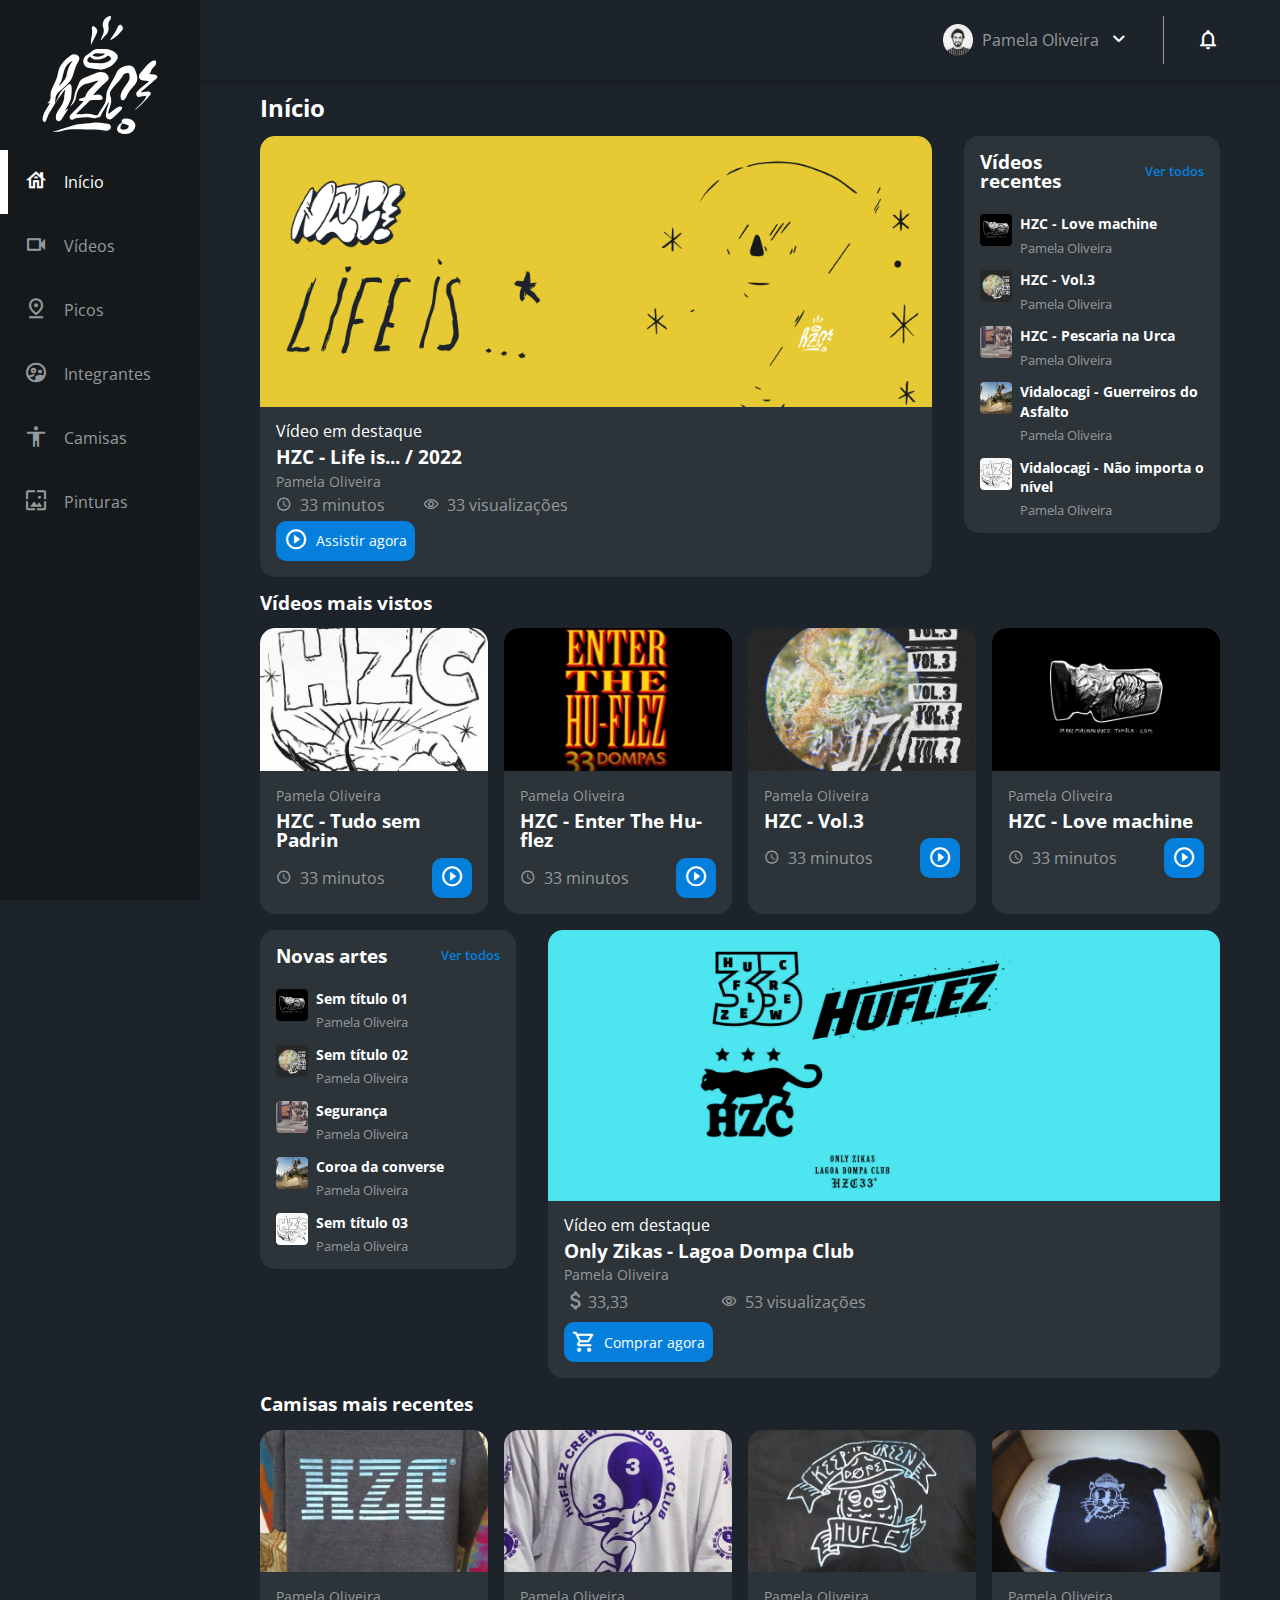
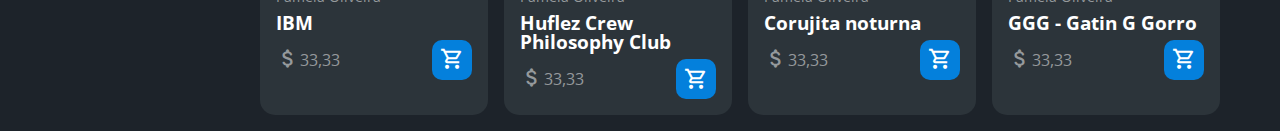
<file: index.html>
<!DOCTYPE html>
<html lang="pt-br">
<head>
    <meta charset="UTF-8">
    <meta http-equiv="X-UA-Compatible" content="IE=edge">
    <meta name="viewport" content="width=device-width, initial-scale=1.0">
    <title>HZC | Home</title>
    <link rel="preconnect" href="https://fonts.googleapis.com">
    <link rel="preconnect" href="https://fonts.gstatic.com" crossorigin>
    <link rel="stylesheet" href="https://fonts.googleapis.com/css2?family=Open+Sans:wght@400;600;700&display=swap">
    <link rel="stylesheet" href="assets/css/reset.css">
    <link rel="stylesheet" href="assets/css/estilos.css">
</head>
<body>
    <header class="cabecalho">
        <button class="cabecalho__menu" aria-label="Menu"><i></i></button>
        <img src="assets/img/logo.svg" alt="Logotipo da HZC" class="cabecalho__logo">
        <p class="cabecalho__perfil">Pamela Oliveira</p>
        <button class="cabecalho__notificacao" aria-label="Notificação"><i></i></button>
    </header>
    <nav class="menu-lateral">
        
        <img src="assets/img/logo.svg" alt="Logotipo da HZC" class="menu-lateral__logo">
        <a href="#" class="menu-lateral__link menu-lateral__link--inicio menu-lateral__link--ativo">Início</a>
        <a href="#" class="menu-lateral__link menu-lateral__link--videos">Vídeos</a>
        <a href="picos.html" class="menu-lateral__link menu-lateral__link--picos">Picos</a>
        <a href="#" class="menu-lateral__link menu-lateral__link--integrantes">Integrantes</a>
        <a href="#" class="menu-lateral__link menu-lateral__link--camisas">Camisas</a>
        <a href="#" class="menu-lateral__link menu-lateral__link--pinturas">Pinturas</a>
    </nav>
    <main class="principal">
        <h2 class="titulo-pagina">Início</h2>
        <article class="cartao cartao--destaque destaque-video">
            <img src="assets/img/banner-mobile_1.png" alt="Banner do cartao" class="cartao__imagem cartao__imagem--mobile">
            <img src="assets/img/banner_1.png" alt="Banner do cartao" class="cartao__imagem cartao__imagem--desktop">
            <div class="cartao__conteudo">
                <p class="cartao__destaque">Vídeo em destaque</p>
                <h3 class="cartao__titulo">HZC - Life is... / 2022</h3>
                <p class="cartao__perfil">Pamela Oliveira</p>
                <p class="cartao__info cartao__info--tempo">33 minutos</p>
                <p class="cartao__info cartao__info--visualizacao">33 visualizações</p>
                <button class="cartao__botao cartao__botao--play cartao__botao--destaque">Assistir agora</button>
            </div>
        </article>
        <article class="cartao cartao--recentes videos-recentes">
            <h3 class="cartao__titulo">Vídeos recentes</h3>
            <a href="#" class="cartao__link">Ver todos</a>
            <ul class="cartao__lista">
                <li class="cartao__item">
                    <img src="assets/img/miniatura_1.png" alt="Thumbnail" class="cartao__item-thumbnail">
                    <h4 class="cartao__item-titulo">HZC - Love machine</h4>
                    <p class="cartao__item-perfil">Pamela Oliveira</p>
                </li>
                <li class="cartao__item">
                    <img src="assets/img/miniatura_2.png" alt="Thumbnail" class="cartao__item-thumbnail">
                    <h4 class="cartao__item-titulo">HZC - Vol.3</h4>
                    <p class="cartao__item-perfil">Pamela Oliveira</p>
                </li>
                <li class="cartao__item">
                    <img src="assets/img/miniatura_3.png" alt="Thumbnail" class="cartao__item-thumbnail">
                    <h4 class="cartao__item-titulo">HZC - Pescaria na Urca</h4>
                    <p class="cartao__item-perfil">Pamela Oliveira</p>
                </li>
                <li class="cartao__item">
                    <img src="assets/img/miniatura_4.png" alt="Thumbnail" class="cartao__item-thumbnail">
                    <h4 class="cartao__item-titulo">Vidalocagi - Guerreiros do Asfalto</h4>
                    <p class="cartao__item-perfil">Pamela Oliveira</p>
                </li>
                <li class="cartao__item">
                    <img src="assets/img/miniatura_5.png" alt="Thumbnail" class="cartao__item-thumbnail">
                    <h4 class="cartao__item-titulo">Vidalocagi - Não importa o nível</h4>
                    <p class="cartao__item-perfil">Pamela Oliveira</p>
                </li>
            </ul>
        </article>
        <section class="secao secao-videos">
            <h3 class="titulo-secao">Vídeos mais vistos</h3>
            <article class="cartao">
                <img src="assets/img/video_1.png" alt="Vídeo" class="cartao__imagem">
                <div class="cartao__conteudo">
                    <p class="cartao__perfil">Pamela Oliveira</p>
                    <h3 class="cartao__titulo">HZC - Tudo sem Padrin</h3>
                    <p class="cartao__info cartao__info--tempo">33 minutos</p>
                    <button class="cartao__botao cartao__botao--play" aria-label="Assistir agora"></button>
                </div>
            </article>
            <article class="cartao">
                <img src="assets/img/video_2.png" alt="Vídeo" class="cartao__imagem">
                <div class="cartao__conteudo">
                    <p class="cartao__perfil">Pamela Oliveira</p>
                    <h3 class="cartao__titulo">HZC - Enter The Hu-flez</h3>
                    <p class="cartao__info cartao__info--tempo">33 minutos</p>
                    <button class="cartao__botao cartao__botao--play" aria-label="Assistir agora"></button>
                </div>
            </article>
            <article class="cartao">
                <img src="assets/img/video_3.png" alt="Vídeo" class="cartao__imagem">
                <div class="cartao__conteudo">
                    <p class="cartao__perfil">Pamela Oliveira</p>
                    <h3 class="cartao__titulo">HZC - Vol.3</h3>
                    <p class="cartao__info cartao__info--tempo">33 minutos</p>
                    <button class="cartao__botao cartao__botao--play" aria-label="Assistir agora"></button>
                </div>
            </article>
            <article class="cartao">
                <img src="assets/img/video_4.png" alt="Vídeo" class="cartao__imagem">
                <div class="cartao__conteudo">
                    <p class="cartao__perfil">Pamela Oliveira</p>
                    <h3 class="cartao__titulo">HZC - Love machine</h3>
                    <p class="cartao__info cartao__info--tempo">33 minutos</p>
                    <button class="cartao__botao cartao__botao--play" aria-label="Assistir agora"></button>
                </div>
            </article>
        </section>
        <article class="cartao cartao--recentes produtos-recentes">
            <h3 class="cartao__titulo">Novas artes</h3>
            <a href="#" class="cartao__link">Ver todos</a>
            <ul class="cartao__lista">
                <li class="cartao__item">
                    <img src="assets/img/miniatura_1.png" alt="Thumbnail" class="cartao__item-thumbnail">
                    <h4 class="cartao__item-titulo">Sem título 01</h4>
                    <p class="cartao__item-perfil">Pamela Oliveira</p>
                </li>
                <li class="cartao__item">
                    <img src="assets/img/miniatura_2.png" alt="Thumbnail" class="cartao__item-thumbnail">
                    <h4 class="cartao__item-titulo">Sem título 02</h4>
                    <p class="cartao__item-perfil">Pamela Oliveira</p>
                </li>
                <li class="cartao__item">
                    <img src="assets/img/miniatura_3.png" alt="Thumbnail" class="cartao__item-thumbnail">
                    <h4 class="cartao__item-titulo">Segurança</h4>
                    <p class="cartao__item-perfil">Pamela Oliveira</p>
                </li>
                <li class="cartao__item">
                    <img src="assets/img/miniatura_4.png" alt="Thumbnail" class="cartao__item-thumbnail">
                    <h4 class="cartao__item-titulo">Coroa da converse</h4>
                    <p class="cartao__item-perfil">Pamela Oliveira</p>
                </li>
                <li class="cartao__item">
                    <img src="assets/img/miniatura_5.png" alt="Thumbnail" class="cartao__item-thumbnail">
                    <h4 class="cartao__item-titulo">Sem título 03</h4>
                    <p class="cartao__item-perfil">Pamela Oliveira</p>
                </li>
            </ul>
        </article>
        <article class="cartao cartao--destaque destaque-produtos">
            <img src="assets/img/banner-mobile_2.png" alt="Banner do cartao" class="cartao__imagem cartao__imagem--mobile">
            <img src="assets/img/banner_2.png" alt="Banner do cartao" class="cartao__imagem cartao__imagem--desktop">
            <div class="cartao__conteudo">
                <p class="cartao__destaque">Vídeo em destaque</p>
                <h3 class="cartao__titulo">Only Zikas - Lagoa Dompa Club</h3>
                <p class="cartao__perfil">Pamela Oliveira</p>
                <p class="cartao__info cartao__info--moeda">33,33</p>
                <p class="cartao__info cartao__info--visualizacao">53 visualizações</p>
                <button class="cartao__botao cartao__botao--compra cartao__botao--destaque">Comprar agora</button>
            </div>
        </article>
        <section class="secao secao-produtos">
            <h3 class="titulo-secao">Camisas mais recentes</h3>
            <article class="cartao">
                <img src="assets/img/produto_1.png" alt="Produto" class="cartao__imagem">
                <div class="cartao__conteudo">
                    <p class="cartao__perfil">Pamela Oliveira</p>
                    <h3 class="cartao__titulo">IBM</h3>
                    <p class="cartao__info cartao__info--moeda">33,33</p>
                    <button class="cartao__botao cartao__botao--compra" aria-label="Comprar agora"></button>
                </div>
            </article>
            <article class="cartao">
                <img src="assets/img/produto_2.png" alt="Produto" class="cartao__imagem">
                <div class="cartao__conteudo">
                    <p class="cartao__perfil">Pamela Oliveira</p>
                    <h3 class="cartao__titulo">Huflez Crew Philosophy Club</h3>
                    <p class="cartao__info cartao__info--moeda">33,33</p>
                    <button class="cartao__botao cartao__botao--compra" aria-label="Comprar agora"></button>
                </div>
            </article>
            <article class="cartao">
                <img src="assets/img/produto_3.png" alt="Produto" class="cartao__imagem">
                <div class="cartao__conteudo">
                    <p class="cartao__perfil">Pamela Oliveira</p>
                    <h3 class="cartao__titulo">Corujita noturna</h3>
                    <p class="cartao__info cartao__info--moeda">33,33</p>
                    <button class="cartao__botao cartao__botao--compra" aria-label="Comprar agora"></button>
                </div>
            </article>
            <article class="cartao">
                <img src="assets/img/produto_4.png" alt="Produto" class="cartao__imagem">
                <div class="cartao__conteudo">
                    <p class="cartao__perfil">Pamela Oliveira</p>
                    <h3 class="cartao__titulo">GGG - Gatin G Gorro</h3>
                    <p class="cartao__info cartao__info--moeda">33,33</p>
                    <button class="cartao__botao cartao__botao--compra" aria-label="Comprar agora"></button>
                </div>
            </article>
        </section>
    </main>
    <script src="index.js"></script>
</body>
</html>
</file>
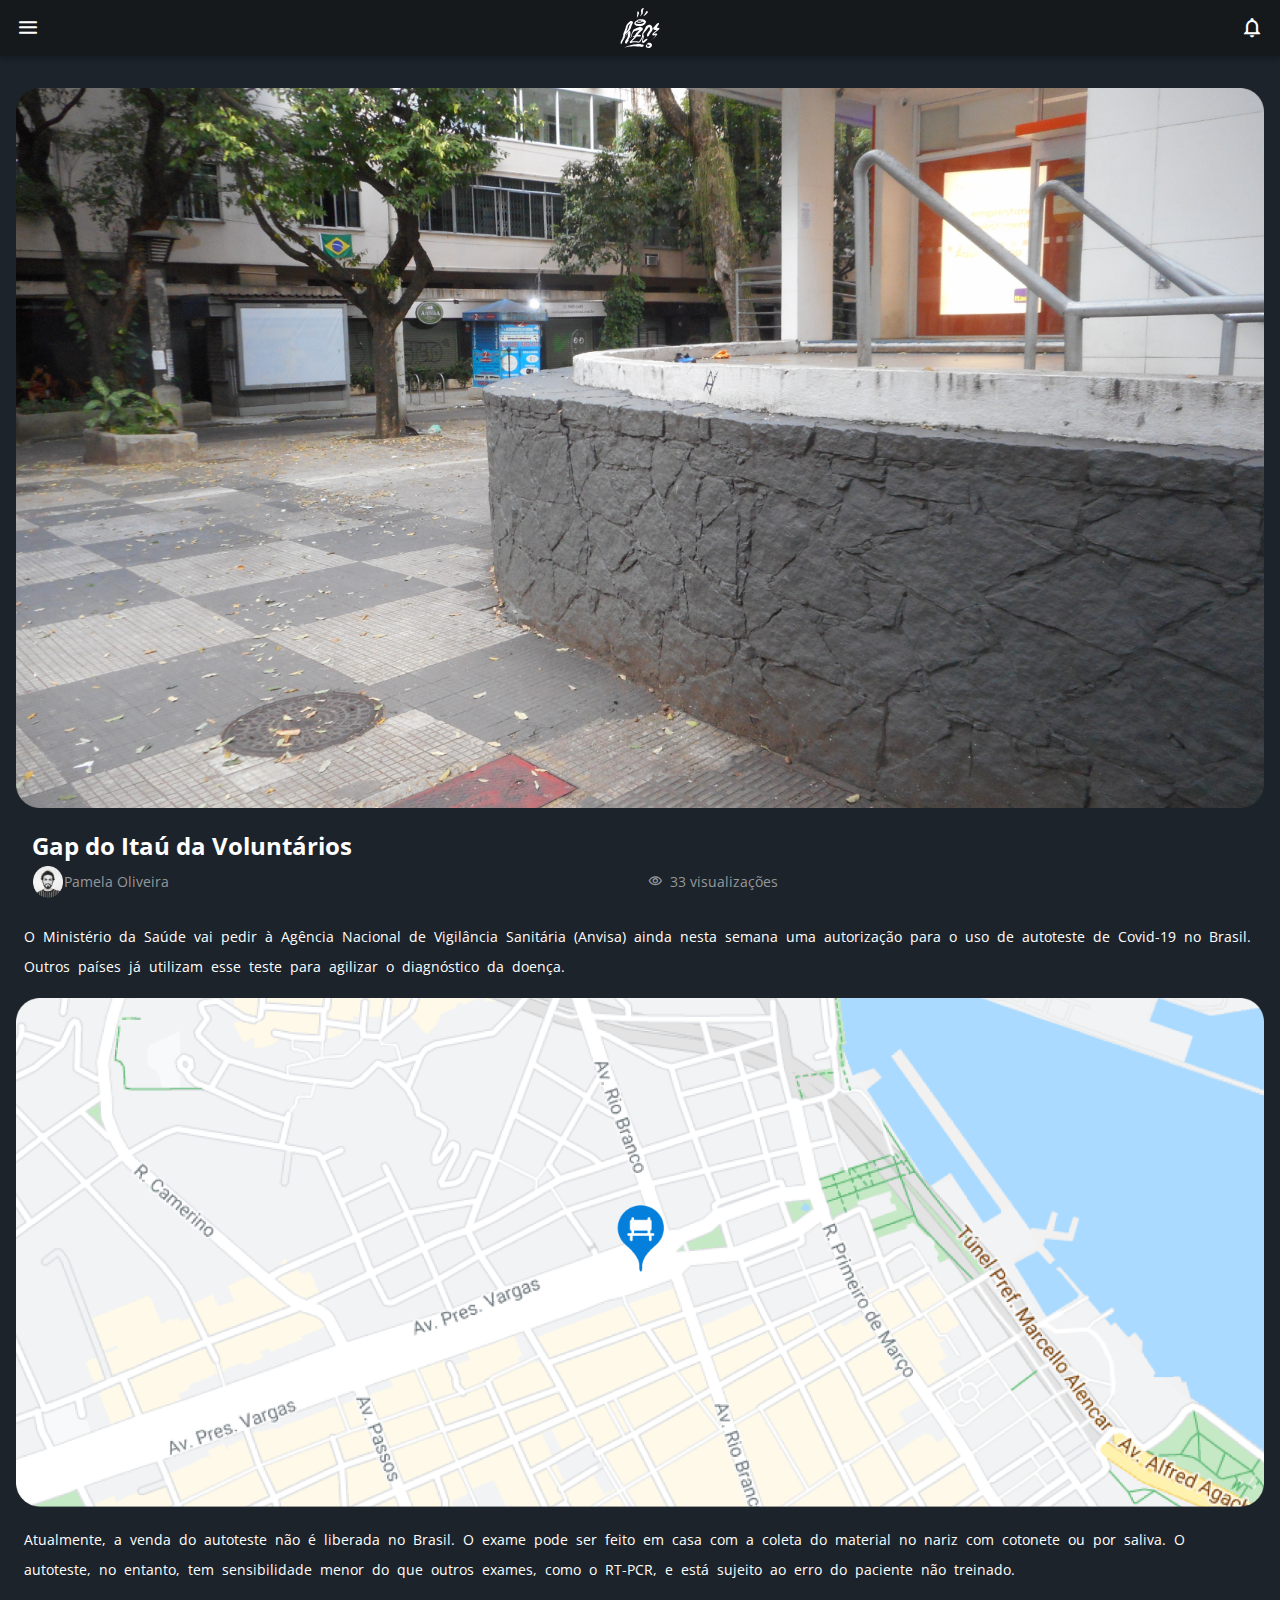
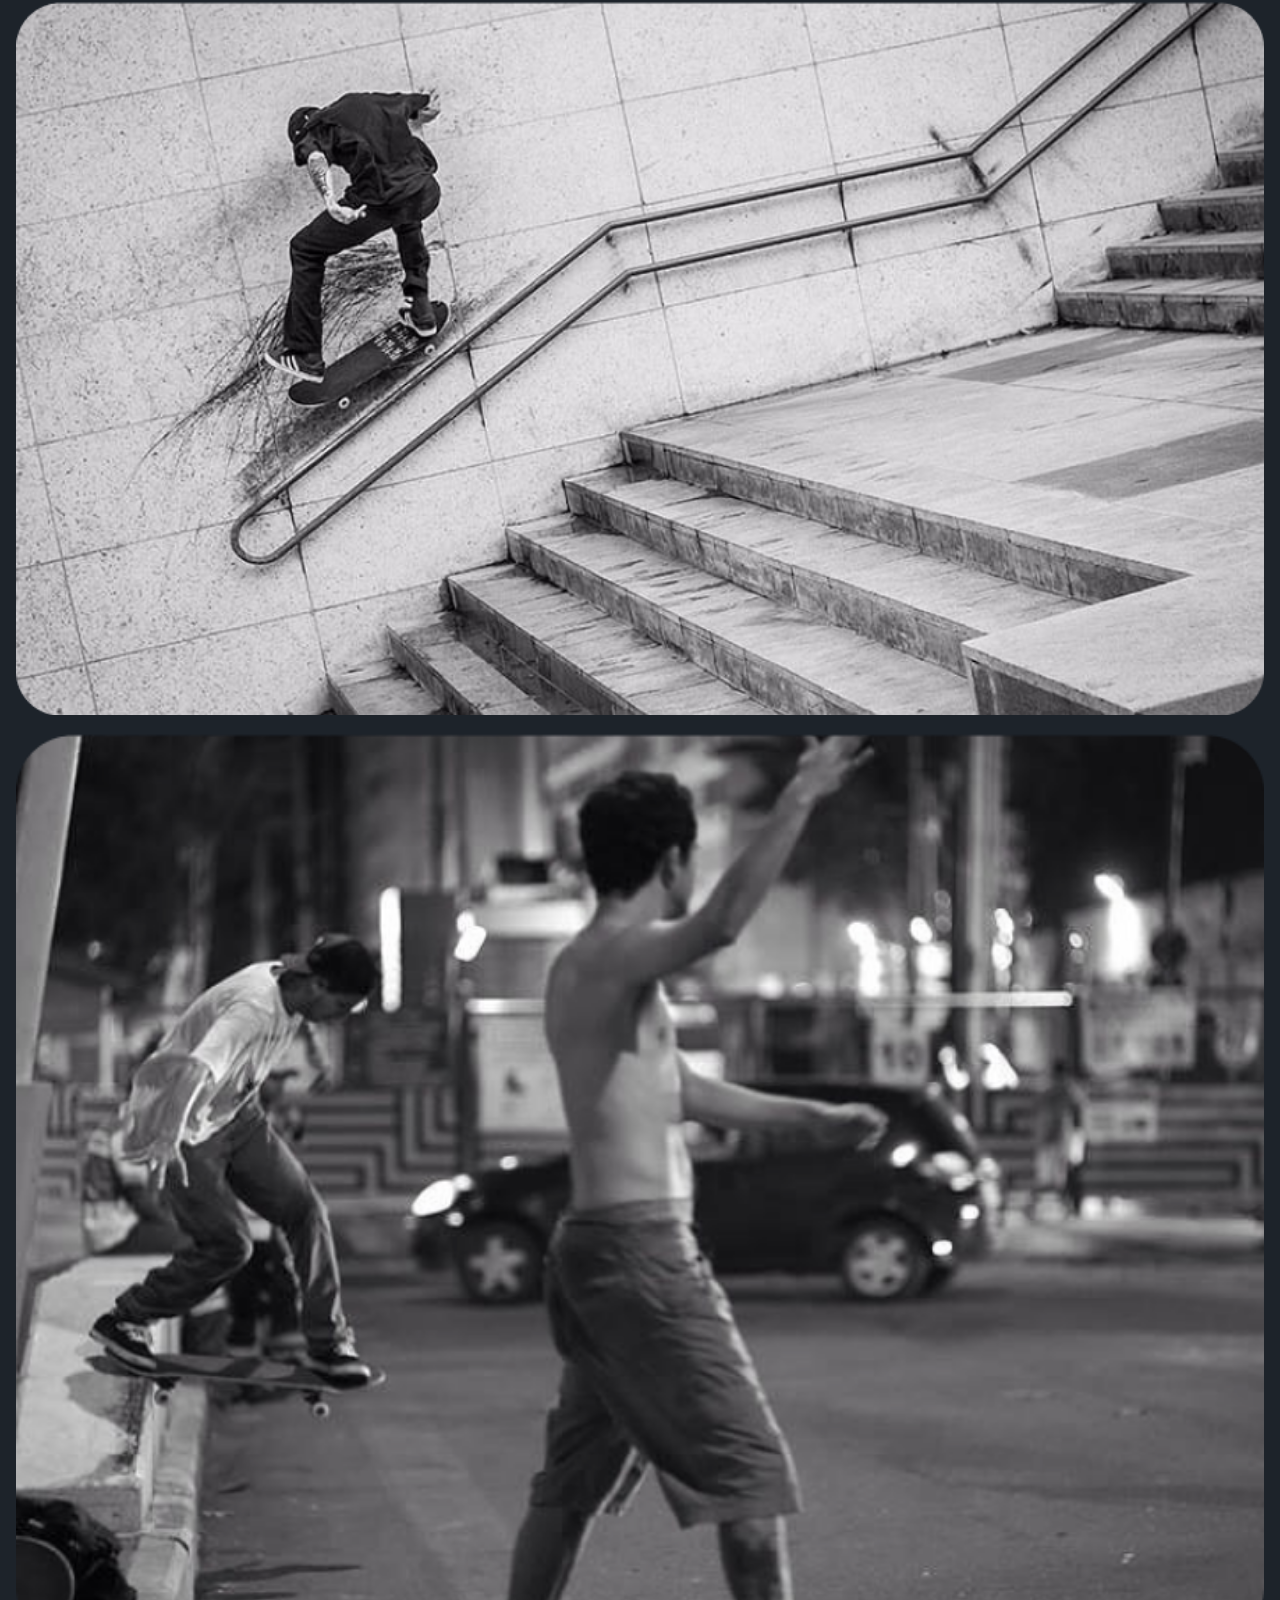
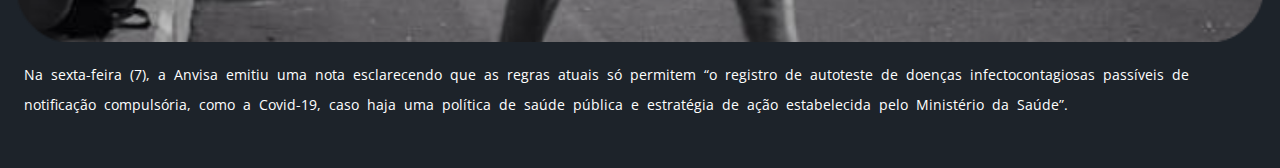
<file: artigo1.html>
<!DOCTYPE html>
<html lang="pt-br">
<head>
    <meta charset="UTF-8">
    <meta http-equiv="X-UA-Compatible" content="IE=edge">
    <meta name="viewport" content="width=device-width, initial-scale=1.0">
    <title>HZC | Artigo 1</title>
    <link rel="preconnect" href="https://fonts.googleapis.com">
    <link rel="preconnect" href="https://fonts.gstatic.com" crossorigin>
    <link rel="stylesheet" href="https://fonts.googleapis.com/css2?family=Open+Sans:wght@400;600;700&display=swap">
    <link rel="stylesheet" href="assets/css/reset.css">
    <link rel="stylesheet" href="assets/css/artigo1.css">
</head>
<body>
    <header class="cabecalho">
        <button class="cabecalho__menu" aria-label="Menu"><i></i></button>
        <img src="assets/img/logo.svg" alt="Logotipo da HZC" class="cabecalho__logo">
        <p class="cabecalho__perfil">Pamela Oliveira</p>
        <button class="cabecalho__notificacao" aria-label="Notificação"><i></i></button>
    </header>

    <nav class="menu-lateral">
        <img src="assets/img/logo.svg" alt="Logotipo da HZC" class="menu-lateral__logo">
        <a href="index.html" class="menu-lateral__link menu-lateral__link--inicio">Início</a>
        <a href="#" class="menu-lateral__link menu-lateral__link--videos">Vídeos</a>
        <a href="picos.html" class="menu-lateral__link menu-lateral__link--picos menu-lateral__link--ativo">Picos</a>
        <a href="#" class="menu-lateral__link menu-lateral__link--integrantes">Integrantes</a>
        <a href="#" class="menu-lateral__link menu-lateral__link--camisas">Camisas</a>
        <a href="#" class="menu-lateral__link menu-lateral__link--pinturas">Pinturas</a>
    </nav>

    <main class="principal">
        <article class="artigo--destaque destaque-artigo">
            <img src="assets/img/artigo_1.png" alt="Banner do artigo" class="artigo__imagem artigo__imagem--mobile">
            <img src="assets/img/artigo_1.png" alt="Banner do artigo" class="artigo__imagem artigo__imagem--desktop">
            <div class="artigo__descricao">
                <h3 class="artigo__titulo">Gap do Itaú da Voluntários</h3>
                <p class="artigo__perfil">Pamela Oliveira</p>
                <p class="artigo__info artigo__info--visualizacao">33 visualizações</p>
            </div>

            <div class="artigo__conteudo">
                <p class="artigo__texto">O Ministério da Saúde vai pedir à Agência Nacional de Vigilância Sanitária 
                    (Anvisa) ainda nesta semana uma autorização para o uso de autoteste de Covid-19 no Brasil. 
                    Outros países já utilizam esse teste para agilizar o diagnóstico da doença.
                </p>

                <img src="assets/img/artigo_2.png" alt="Mapa do artigo" class="artigo__imagem">

                <p class="artigo__texto">Atualmente, a venda do autoteste não é liberada no Brasil. O exame pode 
                    ser feito em casa com a coleta do material no nariz com cotonete ou por saliva. O autoteste, 
                    no entanto, tem sensibilidade menor do que outros exames, como o RT-PCR, 
                    e está sujeito ao erro do paciente não treinado.
                </p>

                <img src="assets/img/artigo_3.png" alt="" class="artigo__imagem">
                <img src="assets/img/artigo_4.png" alt="" class="artigo__imagem">

                <p class="artigo__texto">Na sexta-feira (7), a Anvisa emitiu uma nota esclarecendo que as regras 
                    atuais só permitem “o registro de autoteste de doenças infectocontagiosas passíveis de notificação 
                    compulsória, como a Covid-19, caso haja uma política de saúde pública e estratégia de ação 
                    estabelecida pelo Ministério da Saúde”.
                </p>
            </div>
        </article>
    </main>
    
    <script src="index.js"></script>
</body>
</html>
</file>
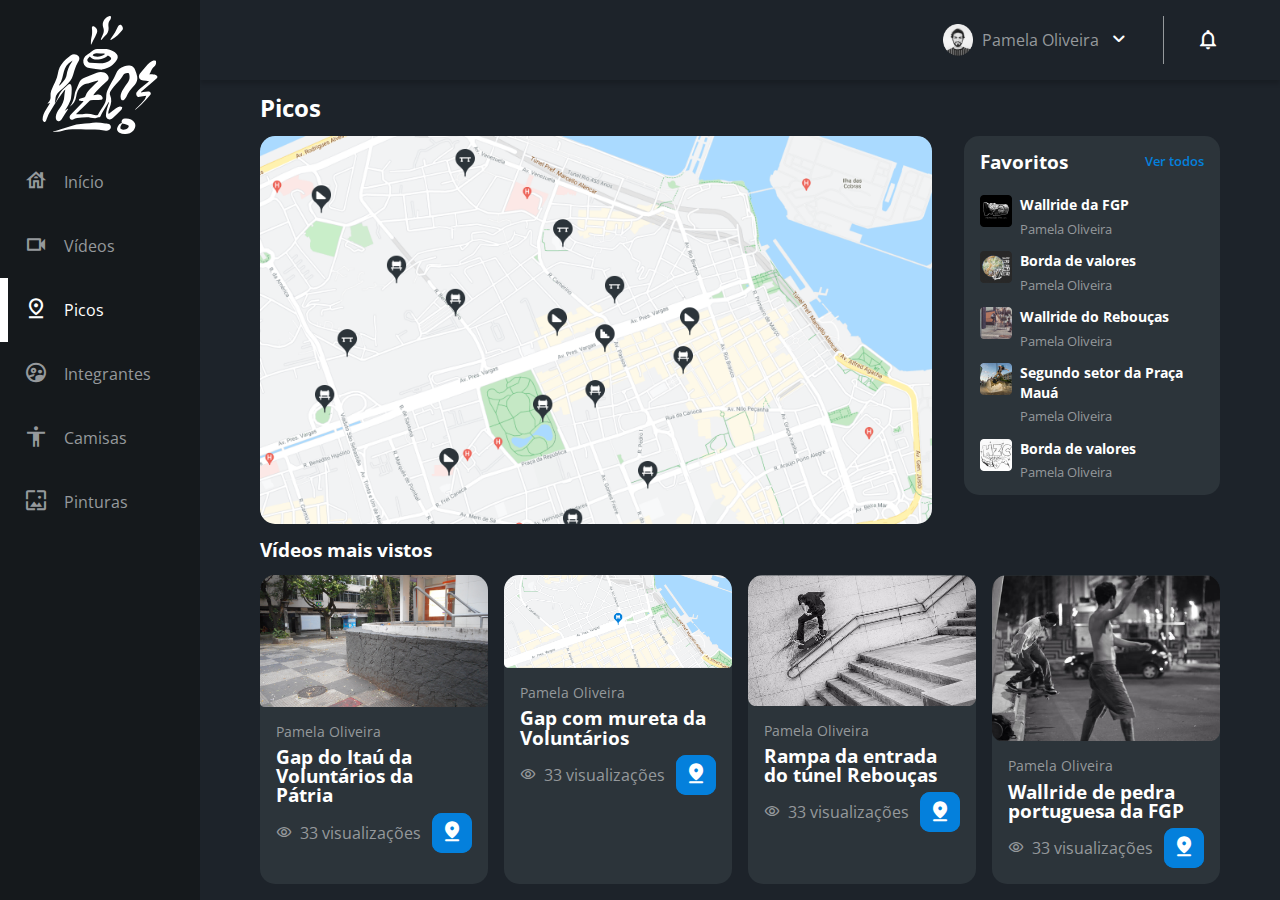
<file: picos.html>
<!DOCTYPE html>
<html lang="pt-br">
<head>
    <meta charset="UTF-8">
    <meta http-equiv="X-UA-Compatible" content="IE=edge">
    <meta name="viewport" content="width=device-width, initial-scale=1.0">
    <title>HZC | Picos</title>
    <link rel="preconnect" href="https://fonts.googleapis.com">
    <link rel="preconnect" href="https://fonts.gstatic.com" crossorigin>
    <link rel="stylesheet" href="https://fonts.googleapis.com/css2?family=Open+Sans:wght@400;600;700&display=swap">
    <link rel="stylesheet" href="assets/css/reset.css">
    <link rel="stylesheet" href="assets/css/picos.css">
</head>
<body>
    <header class="cabecalho">
        <button class="cabecalho__menu" aria-label="Menu"><i></i></button>
        <img src="assets/img/logo.svg" alt="Logotipo da HZC" class="cabecalho__logo">
        <p class="cabecalho__perfil">Pamela Oliveira</p>
        <button class="cabecalho__notificacao" aria-label="Notificação"><i></i></button>
    </header>
    <nav class="menu-lateral">
        <img src="assets/img/logo.svg" alt="Logotipo da HZC" class="menu-lateral__logo">
        <a href="index.html" class="menu-lateral__link menu-lateral__link--inicio">Início</a>
        <a href="#" class="menu-lateral__link menu-lateral__link--videos">Vídeos</a>
        <a href="#" class="menu-lateral__link menu-lateral__link--picos menu-lateral__link--ativo">Picos</a>
        <a href="#" class="menu-lateral__link menu-lateral__link--integrantes">Integrantes</a>
        <a href="#" class="menu-lateral__link menu-lateral__link--camisas">Camisas</a>
        <a href="#" class="menu-lateral__link menu-lateral__link--pinturas">Pinturas</a>
    </nav>

    <main class="principal">
        <h2 class="titulo-pagina">Picos</h2>
        <article class="cartao cartao--destaque destaque-mapa">
            <img src="assets/img/mapa-picos.png" alt="Banner do cartao" class="cartao__imagem cartao__imagem--mobile">
            <img src="assets/img/mapa-picos.png" alt="Banner do cartao" class="cartao__imagem cartao__imagem--desktop">
        </article>

        <article class="cartao cartao--favoritos videos-favoritos">
            <h3 class="cartao__titulo">Favoritos</h3>
            <a href="#" class="cartao__link">Ver todos</a>
            <ul class="cartao__lista">
                <li class="cartao__item">
                    <img src="assets/img/miniatura_1.png" alt="Thumbnail" class="cartao__item-thumbnail">
                    <h4 class="cartao__item-titulo">Wallride da FGP</h4>
                    <p class="cartao__item-perfil">Pamela Oliveira</p>
                </li>
                <li class="cartao__item">
                    <img src="assets/img/miniatura_2.png" alt="Thumbnail" class="cartao__item-thumbnail">
                    <h4 class="cartao__item-titulo">Borda de valores</h4>
                    <p class="cartao__item-perfil">Pamela Oliveira</p>
                </li>
                <li class="cartao__item">
                    <img src="assets/img/miniatura_3.png" alt="Thumbnail" class="cartao__item-thumbnail">
                    <h4 class="cartao__item-titulo">Wallride do Rebouças</h4>
                    <p class="cartao__item-perfil">Pamela Oliveira</p>
                </li>
                <li class="cartao__item">
                    <img src="assets/img/miniatura_4.png" alt="Thumbnail" class="cartao__item-thumbnail">
                    <h4 class="cartao__item-titulo">Segundo setor da Praça Mauá</h4>
                    <p class="cartao__item-perfil">Pamela Oliveira</p>
                </li>
                <li class="cartao__item">
                    <img src="assets/img/miniatura_5.png" alt="Thumbnail" class="cartao__item-thumbnail">
                    <h4 class="cartao__item-titulo">Borda de valores</h4>
                    <p class="cartao__item-perfil">Pamela Oliveira</p>
                </li>
            </ul>
        </article>

        <section class="secao secao-videos">
            <h3 class="titulo-secao">Vídeos mais vistos</h3>
            <article class="cartao">
                <img src="assets/img/artigo_1.png" alt="Artigo" class="cartao__imagem">
                <div class="cartao__conteudo">
                    <p class="cartao__perfil">Pamela Oliveira</p>
                    <h3 class="cartao__titulo">Gap do Itaú da Voluntários da Pátria</h3>
                    <p class="cartao__info cartao__info--visualizacao">33 visualizações</p>
                    <button class="cartao__botao" aria-label="Acessar picos agora">
                        <a href="artigo1.html" class="cartao__botao cartao__botao--picos"></a>
                    </button>
                </div>
            </article>
            <article class="cartao">
                <img src="assets/img/artigo_2.png" alt="Artigo" class="cartao__imagem">
                <div class="cartao__conteudo">
                    <p class="cartao__perfil">Pamela Oliveira</p>
                    <h3 class="cartao__titulo">Gap com mureta da Voluntários</h3>
                    <p class="cartao__info cartao__info--visualizacao">33 visualizações</p>
                    <button class="cartao__botao" aria-label="Acessar picos agora">
                        <a href="#" class="cartao__botao cartao__botao--picos"></a>
                    </button>
                </div>
            </article>
            <article class="cartao">
                <img src="assets/img/artigo_3.png" alt="Artigo" class="cartao__imagem">
                <div class="cartao__conteudo">
                    <p class="cartao__perfil">Pamela Oliveira</p>
                    <h3 class="cartao__titulo">Rampa da entrada do túnel Rebouças</h3>
                    <p class="cartao__info cartao__info--visualizacao">33 visualizações</p>
                    <button class="cartao__botao" aria-label="Acessar picos agora">
                        <a href="#" class="cartao__botao cartao__botao--picos"></a>
                    </button>
                </div>
            </article>
            <article class="cartao">
                <img src="assets/img/artigo_4.png" alt="Artigo" class="cartao__imagem">
                <div class="cartao__conteudo">
                    <p class="cartao__perfil">Pamela Oliveira</p>
                    <h3 class="cartao__titulo">Wallride de pedra portuguesa da FGP</h3>
                    <p class="cartao__info cartao__info--visualizacao">33 visualizações</p>
                    <button class="cartao__botao" aria-label="Acessar picos agora">
                        <a href="#" class="cartao__botao cartao__botao--picos"></a>
                    </button>
                </div>
            </article>
        </section>
    </main>
    <script src="index.js"></script>
</body>
</html>
</file>
<file: assets/css/estilos.css>
@font-face {
    font-family: 'icones';
    src: url(../font/icones.ttf);
}

body {
    background-color: #1D232A;
    font-family: 'Open Sans', 'icones', sans-serif;
    color: #FFFFFF;
}

@media screen and (min-width: 1024px) {
    body {
        display: grid;
        grid-template-columns: auto 1fr;
    }
}

.cabecalho {
    display: flex;
    justify-content: space-between;
    align-items: center;
    background-color: #15191C;
    padding: 8px 16px;
    box-shadow: 0px 4px 4px rgba(0, 0, 0, 0.16);
}

.cabecalho__menu i::before {
    content: "\e904";
    font-size: 24px;
}

.cabecalho__notificacao i::before {
    content: "\e906";
    font-size: 24px;
}

.cabecalho__logo {
    width: 40px;
}

.cabecalho__perfil {
    display: none;
}

@media screen and (min-width: 1024px) {
    .cabecalho {
        background-color: #1D232A;
        display: grid;
        column-gap: 32px;
        grid-template-columns: 1fr auto;
        padding: 16px 60px;
        height: 80px;
        box-sizing: border-box;
        grid-column: 2;
    }

    .cabecalho__menu {
        display: none;
    }

    .cabecalho__logo {
        display: none;
    }

    .cabecalho__perfil {
        display: grid;
        grid-template-columns: repeat(3, auto);
        column-gap: 8px;
        align-items: center;
        justify-self: flex-end;
        color: #95999C;
        padding: 8px 32px;
        border-right: 1px solid #95999C;
    }

    .cabecalho__perfil::before {
        content: "";
        display: block;
        width: 32px;
        height: 32px;
        background-image: url(../img/profile_2.png);
        background-size: contain;
        background-repeat: no-repeat;
        background-position: center;
    }

    .cabecalho__perfil::after {
        content: "\e90d";
        color: #FFFFFF;
        font-size: 1.5rem;
    }
}

.menu-lateral {
    display: flex;
    flex-direction: column;
    background-color: #15191C;
    width: 75vw;
    height: 100vh;

    position: absolute;
    left: -100vw;
    transition: .25s;
}

.menu-lateral--ativo {
    left: 0;
    transition: .25s;
}

.menu-lateral__logo {
    width: 118px;
    align-self: center;
    padding: 16px;
}

.menu-lateral__link {
    height: 64px;
    color: #95999C;
    padding-left: 64px;
    display: flex;
    align-items: center;
}

.menu-lateral__link--ativo {
    color: #FFFFFF;
    padding-left: 56px;
    border-left: 8px solid #FFFFFF;
}

.menu-lateral__link::before {
    content: "\e900";
    width: 24px;
    height: 24px;
    font-size: 24px;
    position: absolute;
    left: 24px;
}

.menu-lateral__link--inicio::before {
    content: "\e902";
}

.menu-lateral__link--videos::before {
    content: "\e90e";
}

.menu-lateral__link--picos::before {
    content: "\e909";
}

.menu-lateral__link--integrantes::before {
    content: "\e903";
}

.menu-lateral__link--camisas::before {
    content: "\e900";
}

.menu-lateral__link--pinturas::before {
    content: "\e90a";
}

@media screen and (min-width: 1024px) {
    .menu-lateral {
        position: static;
        width: 200px;
        grid-column: 1;
        grid-row: 1 / span 2;
    }
}

.principal {
    padding: 24px 16px;
    display: grid;
    gap: 16px;
}

.titulo-pagina {
    font-size: 1.5rem;
    font-weight: 700;
}

.titulo-secao {
    font-size: 1.2rem;
    font-weight: 700;
}

@media screen and (min-width: 1024px) {
    .principal {
        display: grid;
        grid-template-columns: auto 1fr auto;
        grid-template-areas: 
            "titulo-pagina titulo-pagina titulo-pagina"
            "destaque-video destaque-video videos-recentes"
            "secao-videos secao-videos secao-videos"
            "produtos-recentes destaque-produtos destaque-produtos"
            "secao-produtos secao-produtos secao-produtos"       
        ;
        column-gap: 32px;
        padding: 16px 60px;
        grid-column: 2;
    }

    .titulo-secao {
        grid-column: span 4;
    }
}

.cartao {
    width: 100%;
    border-radius: 15px;
    overflow: hidden;
    background-color: #2C343A;
}

.cartao__imagem--desktop {
    display: none;
}

.cartao--destaque {
    margin-bottom: 16px;
}

.cartao__conteudo {
    padding: 16px;
    display: grid;
    grid-template-columns: auto 1fr;
    gap: 8px;
}

.cartao__destaque {
    grid-column: span 2;
}

.cartao__titulo {
    font-size: 1.2rem;
    font-weight: 700;
    grid-column: span 2;
}

.cartao__perfil {
    color: #95999C;
    font-size: 0.9rem;
    grid-column: span 2;
}

.cartao__info {
    display: flex;
    align-items: center;
    color: #95999C;
}

.cartao__info--tempo::before {
    content: "\e90c";
    margin-right: 8px;    
}

.cartao__info--visualizacao::before {
    content: "\e90f";
    margin-right: 8px;    
}

.cartao__botao {
    display: flex;
    justify-content: center;
    align-items: center;
    background-color: #0480DC;
    width: 40px;
    height: 40px;
    border-radius: 10px;
    font-size: 0.9rem;
    justify-self: flex-end;
}

.cartao__botao--play::before {
    content: "\e90b";
    font-size: 24px;
}

.cartao__info--moeda::before {
    content: "\e905";
    font-size: 24px;
}

.cartao__botao--compra::before {
    content: "\e901";
    font-size: 24px;
}

.cartao__botao--destaque {
    width: 100%;
    grid-column: span 2;
}

.cartao__botao--destaque::before {
    margin-right: 8px;
}

.cartao--recentes {
    display: none;
}

@media screen and (min-width: 1024px) {
    .cartao--destaque {
        margin-bottom: 0;
    }

    .cartao__imagem--mobile {
        display: none;
    }

    .cartao__imagem--desktop {
        display: block;
    }

    .cartao__botao--destaque {
        grid-column: auto;
        padding: 16px 8px;
    }

    .cartao--recentes {
        display: grid;
        grid-template-columns: auto auto;
        align-items: center;
        row-gap: 24px;
        width: 256px;
        padding: 16px;
        box-sizing: border-box;
        align-self: flex-start;
    }

    .cartao--recentes .cartao__titulo {
        grid-column: auto;
    }

    .cartao__link {
        font-size: 0.8rem;
        font-weight: 600;
        color: #0480DC;
        justify-self: flex-end;
    }
    
    .cartao__lista {
        display: grid;
        row-gap: 16px;
        grid-column: span 2;
    }

    .cartao__item {
        display: grid;
        grid-template-columns: auto 1fr;
        gap: 8px;
    }

    .cartao__item-thumbnail {
        width: 32px;
        grid-row: span 2;
    }

    .cartao__item-titulo {
        font-size: 0.9rem;
        line-height: 1.2rem;
        font-weight: 700;
    }

    .cartao__item-perfil {
        font-size: 0.8rem;
        color: #95999C;
    }
}

.secao {
    display: grid;
    gap: 16px;
}

@media screen and (min-width: 1024px) {
    .secao {
        grid-template-columns: repeat(4, 1fr);
    }

    .destaque-video {
        grid-area: destaque-video;
    }
    
    .videos-recentes {
        grid-area: videos-recentes;
    }
    
    .secao-videos {
        grid-area: secao-videos;
    }
    
    .destaque-produtos {
        grid-area: destaque-produtos;
    }
    
    .produtos-recentes {
        grid-area: produtos-recentes;
    }
    
    .secao-produtos {
        grid-area: secao-produtos;
    }
}
</file>
<file: assets/css/artigo1.css>
@font-face {
    font-family: 'icones';
    src: url(../font/icones.ttf);
}

body {
    background-color: #1D232A;
    font-family: 'Open Sans', 'icones', sans-serif;
    color: #FFFFFF;
}

.cabecalho {
    display: flex;
    justify-content: space-between;
    align-items: center;
    background-color: #15191C;
    padding: 8px 16px;
    box-shadow: 0px 4px 4px rgba(0, 0, 0, 0.16);
}

.cabecalho__menu i::before {
    content: "\e904";
    font-size: 24px;
}

.cabecalho__notificacao i::before {
    content: "\e906";
    font-size: 24px;
}

.cabecalho__logo {
    width: 40px;
}

.cabecalho__perfil {
    display: none;
}

.menu-lateral {
    display: flex;
    flex-direction: column;
    background-color: #15191C;
    width: 75vw;
    height: 100vh;

    position: absolute;
    left: -100vw;
    transition: .25s;
}

.menu-lateral--ativo {
    left: 0;
    transition: .25s;
}

.menu-lateral__logo {
    width: 118px;
    align-self: center;
    padding: 16px;
}

.menu-lateral__link {
    height: 64px;
    color: #95999C;
    padding-left: 64px;
    display: flex;
    align-items: center;
}

.menu-lateral__link--ativo {
    color: #FFFFFF;
    padding-left: 56px;
    border-left: 8px solid #FFFFFF;
}

.menu-lateral__link::before {
    content: "\e900";
    width: 24px;
    height: 24px;
    font-size: 24px;
    position: absolute;
    left: 24px;
}

.menu-lateral__link--inicio::before {
    content: "\e902";
}

.menu-lateral__link--videos::before {
    content: "\e90e";
}

.menu-lateral__link--picos::before {
    content: "\e909";
}

.menu-lateral__link--integrantes::before {
    content: "\e903";
}

.menu-lateral__link--camisas::before {
    content: "\e900";
}

.menu-lateral__link--pinturas::before {
    content: "\e90a";
}

.principal {
    padding: 24px 16px;
    display: grid;
    gap: 16px;
}

.artigo__imagem--desktop {
    display: none;
}

.artigo__imagem{
    width: 100%;
    padding: 8px 0;
}

.artigo--destaque {
    margin-bottom: 16px;
}

.artigo__descricao {
    padding: 16px;
    display: grid;
    grid-template-columns: auto auto;
    gap: 8px;
}

.artigo__titulo{
    font-size: 1.5rem;
    font-weight: 700;
    grid-column: span 2;
}

.artigo__perfil {
    display: flex;
    align-items: center;
    color: #95999C;
    font-size: 0.9rem;
}

.artigo__info {
    display: flex;
    align-items: center;
    color: #95999C;
    font-size: 0.9rem;
}

.artigo__perfil::before {
    content: "";
    display: inline-block;
    width: 32px;
    height: 32px;
    background-image: url(../img/profile_2.png);
    background-size: contain;
    background-repeat: no-repeat;
    background-position: center;
}

.artigo__info--visualizacao::before {
    content: "\e90f";
    margin-right: 8px;    
}

.artigo__texto{
    padding: 8px;
    font-size: 0.9rem;
    text-align: left;
    word-spacing: 4px;
    line-height: 30px;
    color: #fff;
}
</file>
<file: assets/css/picos.css>
@font-face {
    font-family: 'icones';
    src: url(../font/icones.ttf);
}

body {
    background-color: #1D232A;
    font-family: 'Open Sans', 'icones', sans-serif;
    color: #FFFFFF;
}

@media screen and (min-width: 1024px) {
    body {
        display: grid;
        grid-template-columns: auto 1fr;
    }
}

.cabecalho {
    display: flex;
    justify-content: space-between;
    align-items: center;
    background-color: #15191C;
    padding: 8px 16px;
    box-shadow: 0px 4px 4px rgba(0, 0, 0, 0.16);
}

.cabecalho__menu i::before {
    content: "\e904";
    font-size: 24px;
}

.cabecalho__notificacao i::before {
    content: "\e906";
    font-size: 24px;
}

.cabecalho__logo {
    width: 40px;
}

.cabecalho__perfil {
    display: none;
}

@media screen and (min-width: 1024px) {
    .cabecalho {
        background-color: #1D232A;
        display: grid;
        column-gap: 32px;
        grid-template-columns: 1fr auto;
        padding: 16px 60px;
        height: 80px;
        box-sizing: border-box;
        grid-column: 2;
    }

    .cabecalho__menu {
        display: none;
    }

    .cabecalho__logo {
        display: none;
    }

    .cabecalho__perfil {
        display: grid;
        grid-template-columns: repeat(3, auto);
        column-gap: 8px;
        align-items: center;
        justify-self: flex-end;
        color: #95999C;
        padding: 8px 32px;
        border-right: 1px solid #95999C;
    }

    .cabecalho__perfil::before {
        content: "";
        display: block;
        width: 32px;
        height: 32px;
        background-image: url(../img/profile_2.png);
        background-size: contain;
        background-repeat: no-repeat;
        background-position: center;
    }

    .cabecalho__perfil::after {
        content: "\e90d";
        color: #FFFFFF;
        font-size: 1.5rem;
    }
}

.menu-lateral {
    display: flex;
    flex-direction: column;
    background-color: #15191C;
    width: 75vw;
    height: 100vh;

    position: absolute;
    left: -100vw;
    transition: .25s;
}

.menu-lateral--ativo {
    left: 0;
    transition: .25s;
}

.menu-lateral__logo {
    width: 118px;
    align-self: center;
    padding: 16px;
}

.menu-lateral__link {
    height: 64px;
    color: #95999C;
    padding-left: 64px;
    display: flex;
    align-items: center;
}

.menu-lateral__link--ativo {
    color: #FFFFFF;
    padding-left: 56px;
    border-left: 8px solid #FFFFFF;
}

.menu-lateral__link::before {
    content: "\e900";
    width: 24px;
    height: 24px;
    font-size: 24px;
    position: absolute;
    left: 24px;
}

.menu-lateral__link--inicio::before {
    content: "\e902";
}

.menu-lateral__link--videos::before {
    content: "\e90e";
}

.menu-lateral__link--picos::before {
    content: "\e909";
}

.menu-lateral__link--integrantes::before {
    content: "\e903";
}

.menu-lateral__link--camisas::before {
    content: "\e900";
}

.menu-lateral__link--pinturas::before {
    content: "\e90a";
}

@media screen and (min-width: 1024px) {
    .menu-lateral {
        position: static;
        width: 200px;
        grid-column: 1;
        grid-row: 1 / span 2;
    }
}

.principal {
    padding: 24px 16px;
    display: grid;
    gap: 16px;
}

.titulo-pagina {
    font-size: 1.5rem;
    font-weight: 700;
}

.titulo-secao {
    font-size: 1.2rem;
    font-weight: 700;
}

@media screen and (min-width: 1024px) {
    .principal {
        display: grid;
        grid-template-columns: auto 1fr auto;
        grid-template-areas: 
            "titulo-pagina titulo-pagina titulo-pagina"
            "destaque-mapa destaque-mapa videos-favoritos"
            "secao-videos secao-videos secao-videos"   
        ;
        column-gap: 32px;
        padding: 16px 60px;
        grid-column: 2;
    }

    .titulo-secao {
        grid-column: span 4;
    }
}

.cartao {
    width: 100%;
    border-radius: 15px;
    overflow: hidden;
    background-color: #2C343A;
}

.cartao__imagem--desktop {
    display: none;
}

.cartao--destaque {
    margin-bottom: 16px;
}

.cartao__conteudo {
    padding: 16px;
    display: grid;
    grid-template-columns: auto 1fr;
    gap: 8px;
}

.cartao__destaque {
    grid-column: span 2;
}

.cartao__titulo {
    font-size: 1.2rem;
    font-weight: 700;
    grid-column: span 2;
}

.cartao__perfil {
    color: #95999C;
    font-size: 0.9rem;
    grid-column: span 2;
}

.cartao__info {
    display: flex;
    align-items: center;
    color: #95999C;
}

.cartao__info--visualizacao::before {
    content: "\e90f";
    margin-right: 8px;    
}

.cartao__botao {
    display: flex;
    justify-content: center;
    align-items: center;
    background-color: #0480DC;
    width: 40px;
    height: 40px;
    border-radius: 10px;
    font-size: 0.9rem;
    justify-self: flex-end;
}

.cartao__botao--picos::before {
    content: "\e908";
    font-size: 24px;
}

.cartao--favoritos {
    display: none;
}


@media screen and (min-width: 1024px) {
    .cartao--destaque {
        margin-bottom: 0;
    }

    .cartao__imagem--mobile {
        display: none;
    }

    .cartao__imagem--desktop {
        display: block;
    }

    .cartao__botao--destaque {
        grid-column: auto;
        padding: 16px 8px;
    }

    .cartao--favoritos {
        display: grid;
        grid-template-columns: auto auto;
        align-items: center;
        row-gap: 24px;
        width: 256px;
        padding: 16px;
        box-sizing: border-box;
        align-self: flex-start;
    }

    .cartao--favoritos .cartao__titulo {
        grid-column: auto;
    }

    .cartao__link {
        font-size: 0.8rem;
        font-weight: 600;
        color: #0480DC;
        justify-self: flex-end;
    }
    
    .cartao__lista {
        display: grid;
        row-gap: 16px;
        grid-column: span 2;
    }

    .cartao__item {
        display: grid;
        grid-template-columns: auto 1fr;
        gap: 8px;
    }

    .cartao__item-thumbnail {
        width: 32px;
        grid-row: span 2;
    }

    .cartao__item-titulo {
        font-size: 0.9rem;
        line-height: 1.2rem;
        font-weight: 700;
    }

    .cartao__item-perfil {
        font-size: 0.8rem;
        color: #95999C;
    }
}

.secao {
    display: grid;
    gap: 16px;
}

@media screen and (min-width: 1024px) {
    .secao {
        grid-template-columns: repeat(4, 1fr);
    }

    .destaque-mapa {
        grid-area: destaque-mapa;
    }

    .videos-favoritos{
        grid-area: videos-favoritos;
    }
    
    .secao-videos {
        grid-area: secao-videos;
    }
}
</file>
